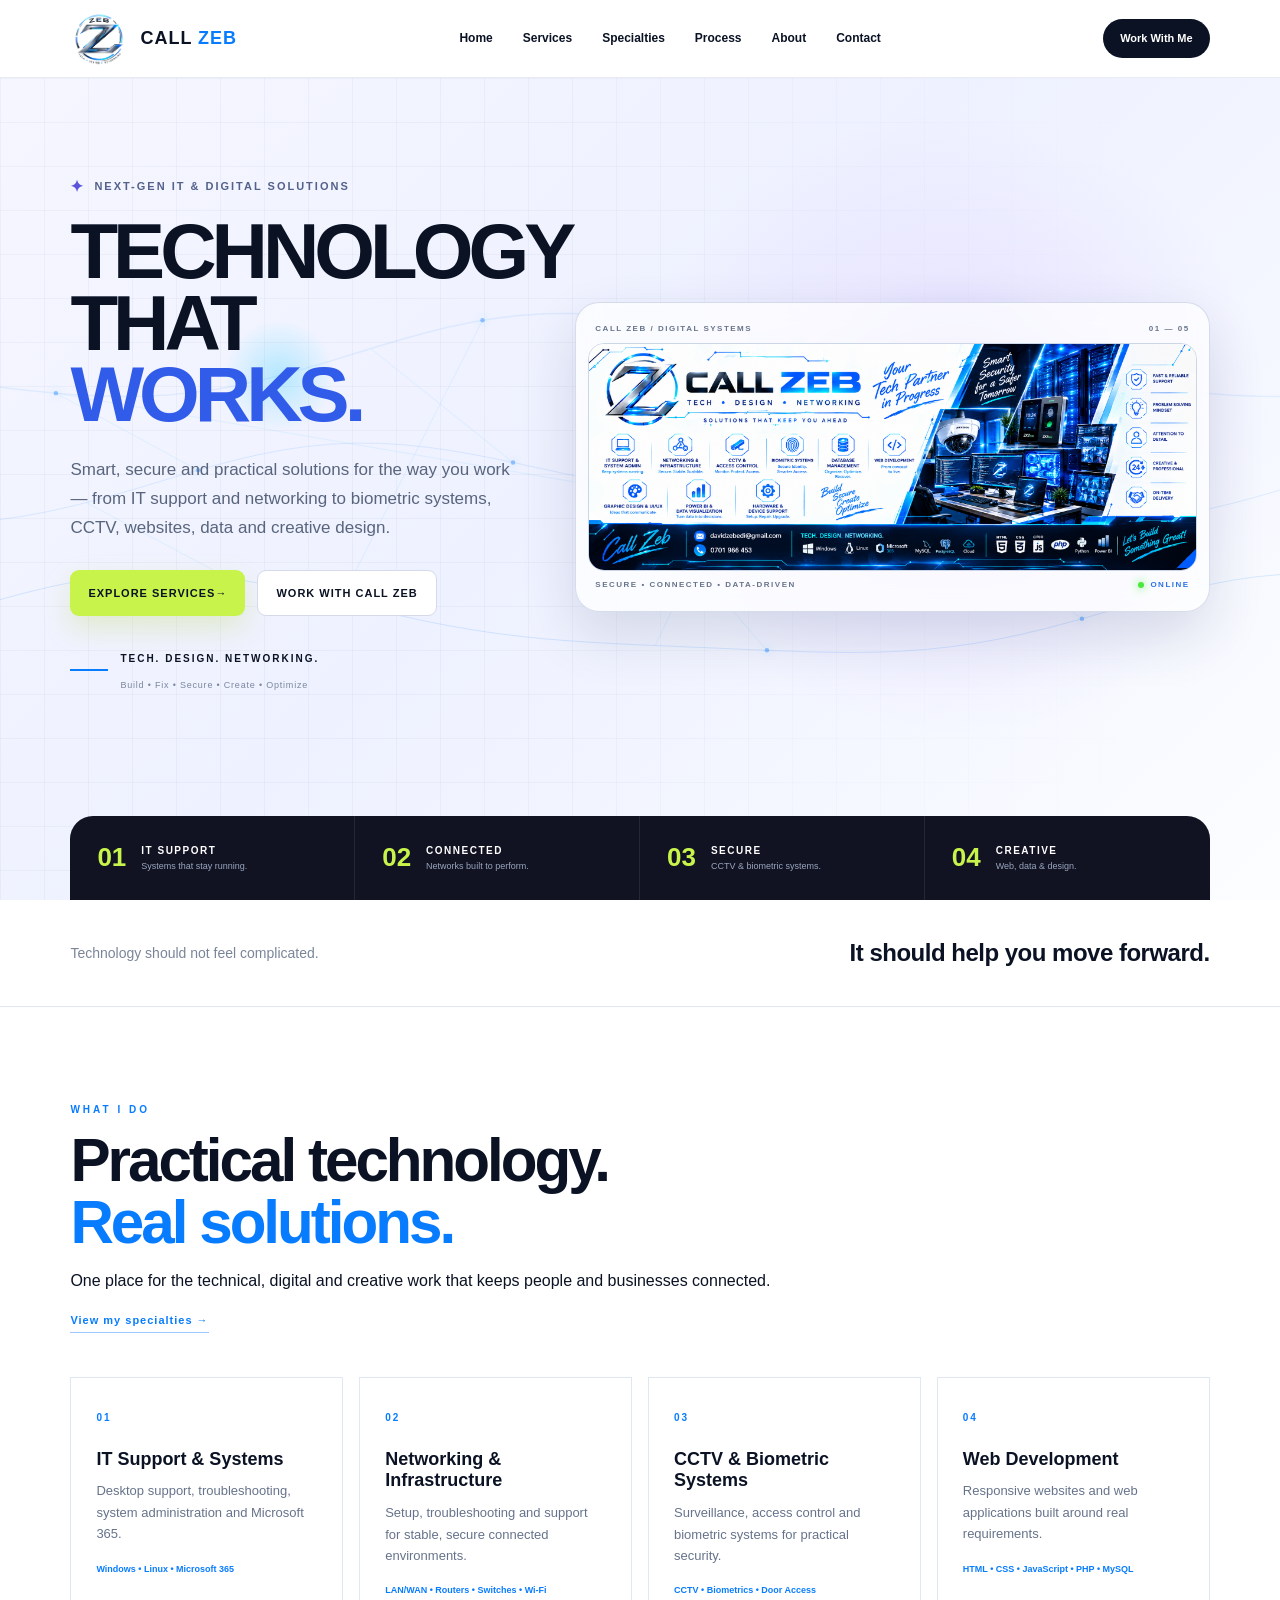
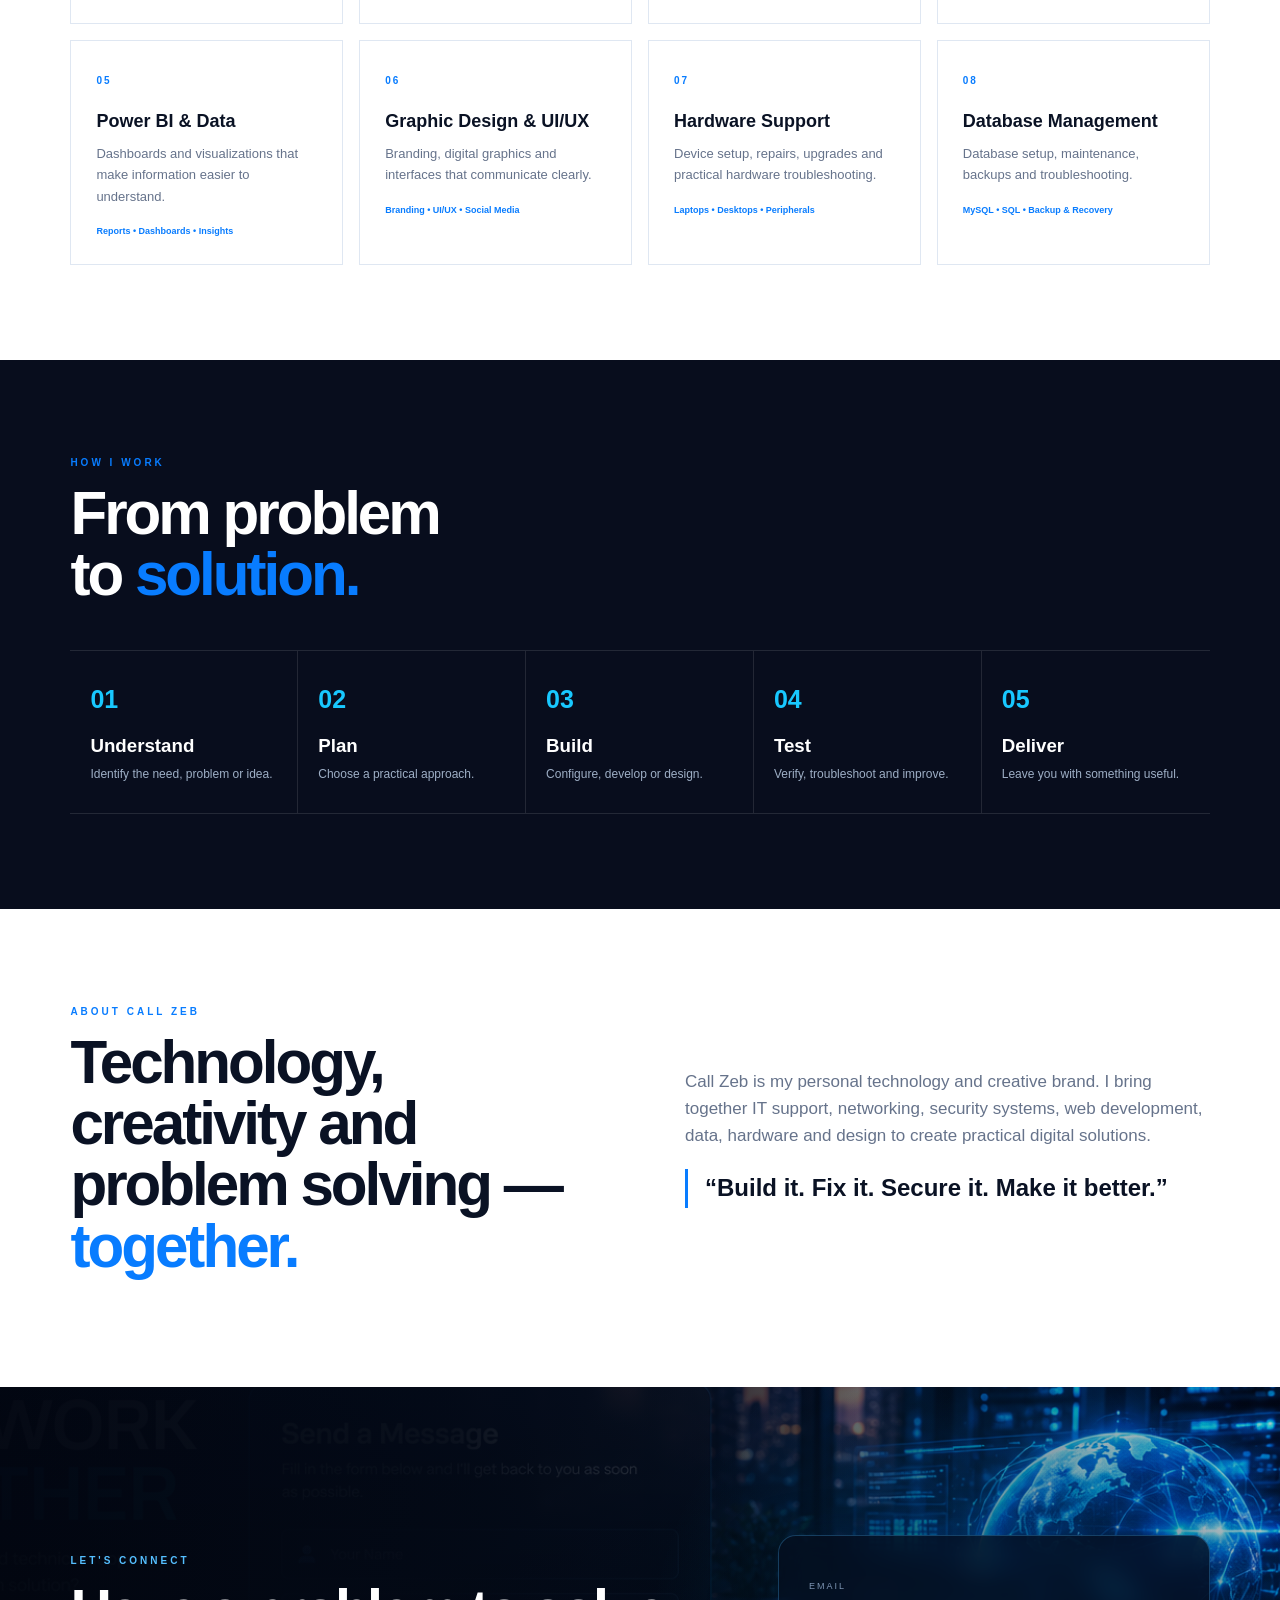
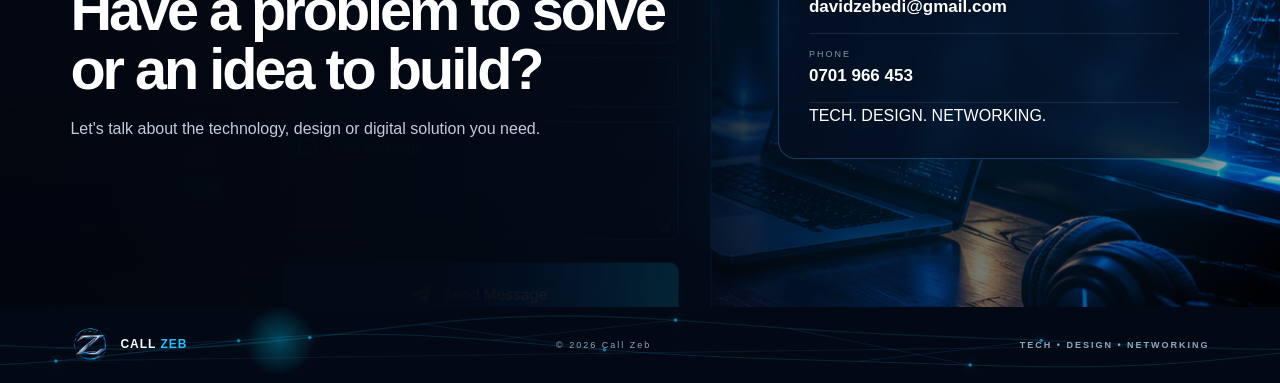
<file: index.html>
<!DOCTYPE html>
<html lang="en">
<head>
  <meta charset="UTF-8">
  <meta name="viewport" content="width=device-width, initial-scale=1.0">
  <meta name="description" content="Call Zeb — Tech, Design and Networking solutions. IT support, networking, CCTV, biometric systems, web development, data and design.">
  <title>Call Zeb | Tech. Design. Networking.</title>
  <link rel="icon" type="image/png" href="assets/call-zeb-logo.png">
  <link rel="stylesheet" href="style.css">
</head>
<body>
  <header class="navbar">
    <a class="brand" href="#home"><img src="assets/call-zeb-logo.png" alt="Call Zeb logo"><strong>CALL <span>ZEB</span></strong></a>
    <nav>
      <a href="#home">Home</a><a href="#services">Services</a><a href="specialties.html">Specialties</a><a href="#process">Process</a><a href="#about">About</a><a href="#contact">Contact</a>
    </nav>
    <a class="nav-cta" href="#contact">Work With Me</a>
    <button class="menu-btn" aria-label="Open menu">☰</button>
  </header>

  <main>
    <section id="home" class="hero">
      <canvas class="tech-wave tech-wave-hero" aria-hidden="true"></canvas>
      <div class="hero-copy">
        <div class="kicker"><b>✦</b> NEXT-GEN IT & DIGITAL SOLUTIONS</div>
        <h1>TECHNOLOGY<br>THAT <span>WORKS.</span></h1>
        <p class="hero-lead">Smart, secure and practical solutions for the way you work — from IT support and networking to biometric systems, CCTV, websites, data and creative design.</p>
        <div class="actions">
          <a class="btn primary" href="#services">EXPLORE SERVICES <span>→</span></a>
          <a class="btn secondary" href="#contact">WORK WITH CALL ZEB</a>
        </div>
        <div class="hero-note"><i></i><div><strong>TECH. DESIGN. NETWORKING.</strong><br><small>Build • Fix • Secure • Create • Optimize</small></div></div>
      </div>

      <div class="hero-visual">
        <div class="visual-card">
          <div class="visual-head"><span>CALL ZEB / DIGITAL SYSTEMS</span><span>01 — 05</span></div>
          <div class="visual-window"><img src="assets/call-zeb-cover.png" alt="Call Zeb technology, design and networking services"></div>
          <div class="visual-foot"><span>SECURE • CONNECTED • DATA-DRIVEN</span><span class="online"><i></i> ONLINE</span></div>
        </div>
      </div>

      <div class="hero-stats">
        <div class="stat"><b>01</b><strong>IT SUPPORT<small>Systems that stay running.</small></strong></div>
        <div class="stat"><b>02</b><strong>CONNECTED<small>Networks built to perform.</small></strong></div>
        <div class="stat"><b>03</b><strong>SECURE<small>CCTV & biometric systems.</small></strong></div>
        <div class="stat"><b>04</b><strong>CREATIVE<small>Web, data & design.</small></strong></div>
      </div>
    </section>

    <section class="statement"><p>Technology should not feel complicated.</p><strong>It should help you move forward.</strong></section>

    <section id="services" class="section">
      <div class="section-head"><p class="eyebrow light"><span></span> WHAT I DO</p><h2>Practical technology.<br><em>Real solutions.</em></h2><p>One place for the technical, digital and creative work that keeps people and businesses connected.</p><a class="section-link" href="specialties.html">View my specialties →</a></div>
      <div class="cards">
        <article class="card"><b>01</b><h3>IT Support & Systems</h3><p>Desktop support, troubleshooting, system administration and Microsoft 365.</p><small>Windows • Linux • Microsoft 365</small></article>
        <article class="card"><b>02</b><h3>Networking & Infrastructure</h3><p>Setup, troubleshooting and support for stable, secure connected environments.</p><small>LAN/WAN • Routers • Switches • Wi‑Fi</small></article>
        <article class="card"><b>03</b><h3>CCTV & Biometric Systems</h3><p>Surveillance, access control and biometric systems for practical security.</p><small>CCTV • Biometrics • Door Access</small></article>
        <article class="card"><b>04</b><h3>Web Development</h3><p>Responsive websites and web applications built around real requirements.</p><small>HTML • CSS • JavaScript • PHP • MySQL</small></article>
        <article class="card"><b>05</b><h3>Power BI & Data</h3><p>Dashboards and visualizations that make information easier to understand.</p><small>Reports • Dashboards • Insights</small></article>
        <article class="card"><b>06</b><h3>Graphic Design & UI/UX</h3><p>Branding, digital graphics and interfaces that communicate clearly.</p><small>Branding • UI/UX • Social Media</small></article>
        <article class="card"><b>07</b><h3>Hardware Support</h3><p>Device setup, repairs, upgrades and practical hardware troubleshooting.</p><small>Laptops • Desktops • Peripherals</small></article>
        <article class="card"><b>08</b><h3>Database Management</h3><p>Database setup, maintenance, backups and troubleshooting.</p><small>MySQL • SQL • Backup & Recovery</small></article>
      </div>
    </section>

    <section id="process" class="section process">
      <div class="section-head"><p class="eyebrow"><span></span> HOW I WORK</p><h2>From problem<br>to <em>solution.</em></h2></div>
      <div class="process-grid"><div class="process-item"><b>01</b><h3>Understand</h3><p>Identify the need, problem or idea.</p></div><div class="process-item"><b>02</b><h3>Plan</h3><p>Choose a practical approach.</p></div><div class="process-item"><b>03</b><h3>Build</h3><p>Configure, develop or design.</p></div><div class="process-item"><b>04</b><h3>Test</h3><p>Verify, troubleshoot and improve.</p></div><div class="process-item"><b>05</b><h3>Deliver</h3><p>Leave you with something useful.</p></div></div>
    </section>

    <section id="about" class="about section"><div><p class="eyebrow light"><span></span> ABOUT CALL ZEB</p><h2>Technology, creativity and problem solving — <em>together.</em></h2></div><div class="about-copy"><p>Call Zeb is my personal technology and creative brand. I bring together IT support, networking, security systems, web development, data, hardware and design to create practical digital solutions.</p><p class="quote">“Build it. Fix it. Secure it. Make it better.”</p></div></section>

    <section id="contact" class="contact"><div class="contact-copy"><p class="eyebrow"><span></span> LET'S CONNECT</p><h2>Have a problem to solve<br>or an idea to build?</h2><p>Let's talk about the technology, design or digital solution you need.</p></div><div class="contact-card"><a href="mailto:davidzebedi@gmail.com"><span>Email</span><strong>davidzebedi@gmail.com</strong></a><a href="tel:+254701966453"><span>Phone</span><strong>0701 966 453</strong></a><div>TECH. DESIGN. NETWORKING.</div></div></section>
  </main>
  <footer><canvas class="tech-wave tech-wave-footer" aria-hidden="true"></canvas><div class="footer-brand"><img src="assets/call-zeb-logo.png" alt="Call Zeb"><strong>CALL <span>ZEB</span></strong></div><span>© 2026 Call Zeb</span><strong>TECH • DESIGN • NETWORKING</strong></footer>
  <script src="script.js"></script>
</body>
</html>
</file>
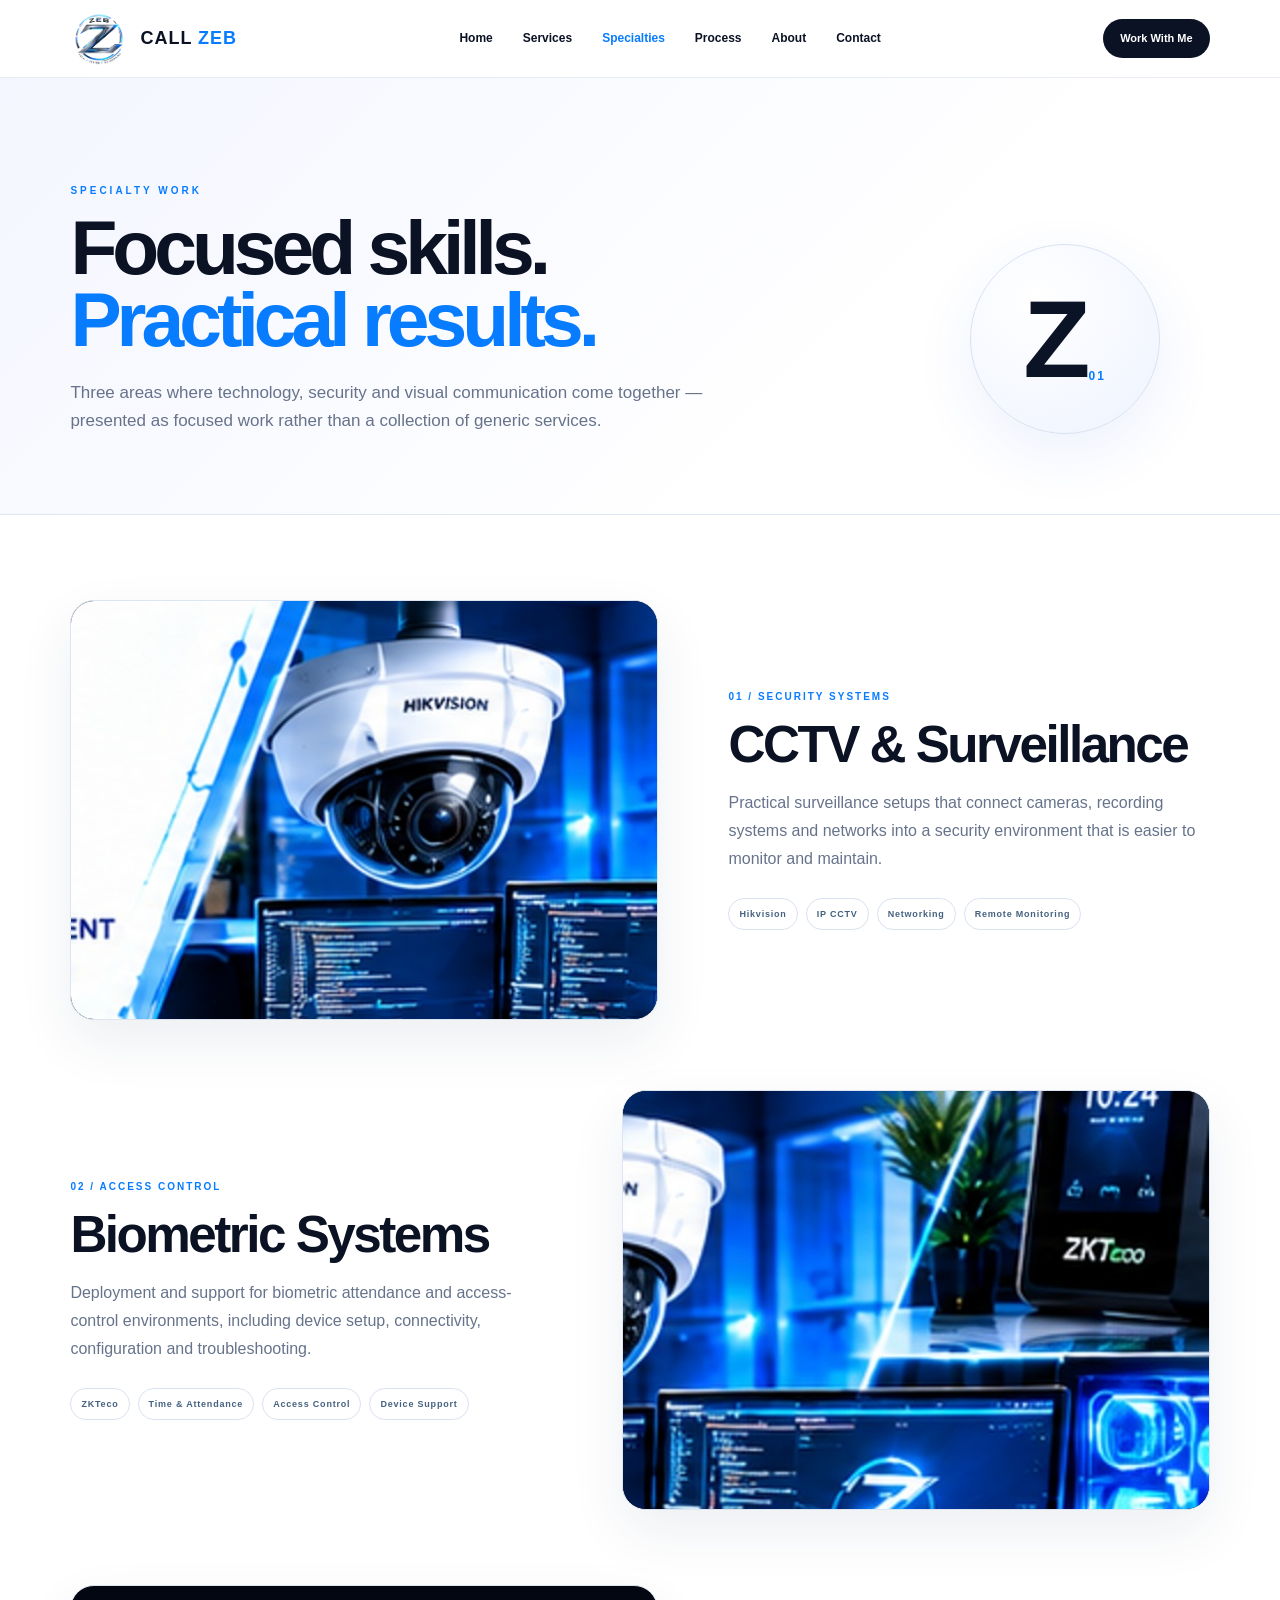
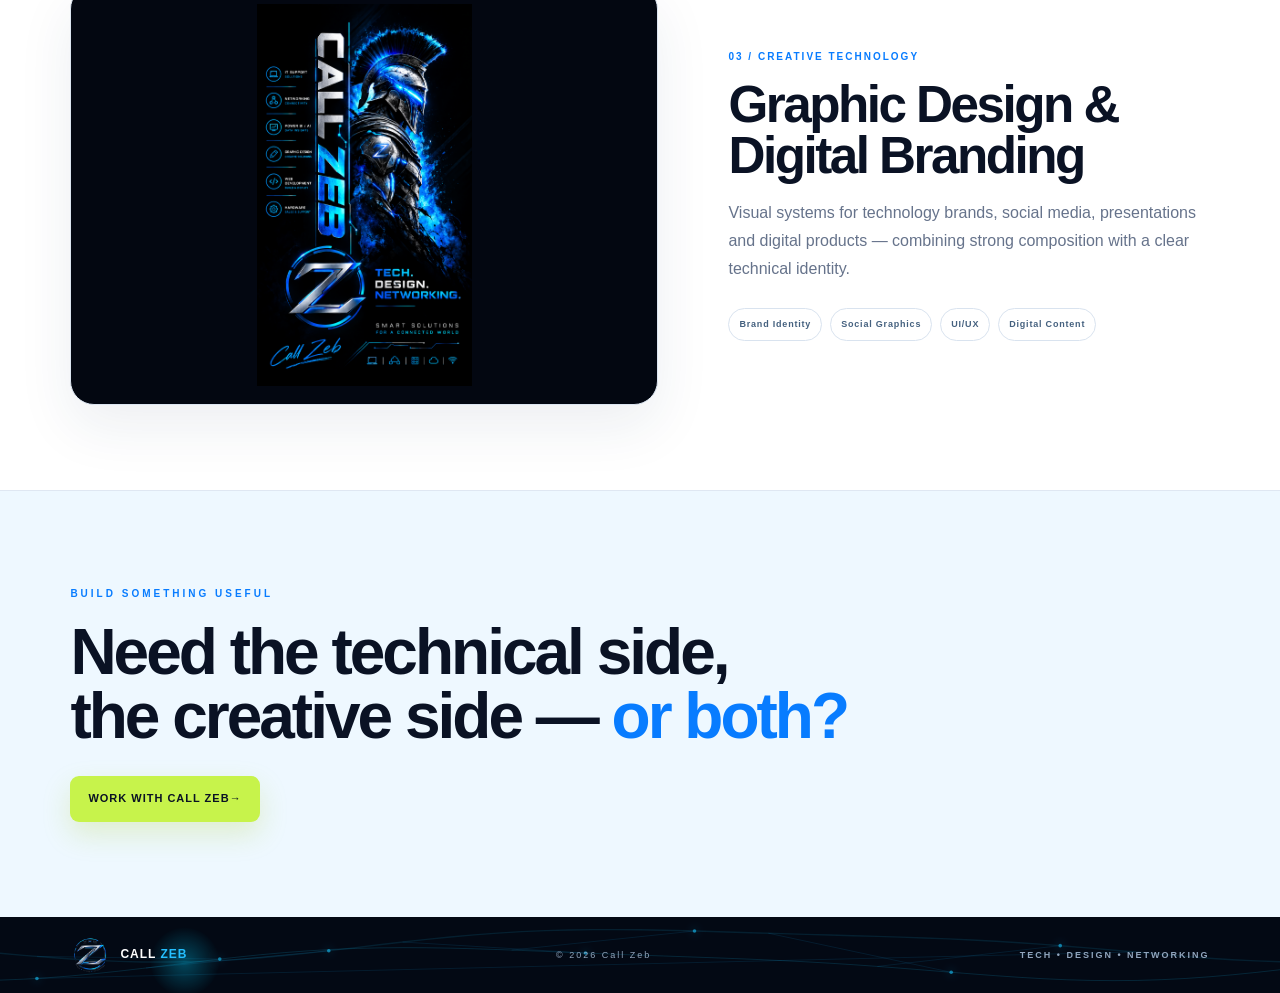
<file: specialties.html>
<!DOCTYPE html>
<html lang="en">
<head>
  <meta charset="UTF-8">
  <meta name="viewport" content="width=device-width, initial-scale=1.0">
  <meta name="description" content="Call Zeb specialties — CCTV, biometric access control, graphic design, branding and digital visual solutions.">
  <title>Call Zeb | Specialties</title>
  <link rel="icon" type="image/png" href="assets/call-zeb-logo.png">
  <link rel="stylesheet" href="style.css">
</head>
<body class="specialties-page">
  <header class="navbar">
    <a class="brand" href="index.html#home"><img src="assets/call-zeb-logo.png" alt="Call Zeb logo"><strong>CALL <span>ZEB</span></strong></a>
    <nav>
      <a href="index.html#home">Home</a><a href="index.html#services">Services</a><a class="active" href="specialties.html">Specialties</a><a href="index.html#process">Process</a><a href="index.html#about">About</a><a href="index.html#contact">Contact</a>
    </nav>
    <a class="nav-cta" href="index.html#contact">Work With Me</a>
    <button class="menu-btn" aria-label="Open menu">☰</button>
  </header>

  <main>
    <section class="specialty-hero">
      <div>
        <p class="eyebrow"><span></span> SPECIALTY WORK</p>
        <h1>Focused skills.<br><em>Practical results.</em></h1>
        <p>Three areas where technology, security and visual communication come together — presented as focused work rather than a collection of generic services.</p>
      </div>
      <div class="specialty-hero-mark">Z<span>01</span></div>
    </section>

    <section class="specialty-list">
      <article class="specialty-item">
        <div class="specialty-media"><img src="assets/cctv-showcase.jpg" alt="Hikvision CCTV surveillance setup"></div>
        <div class="specialty-copy">
          <p class="specialty-number">01 / SECURITY SYSTEMS</p>
          <h2>CCTV &amp; Surveillance</h2>
          <p>Practical surveillance setups that connect cameras, recording systems and networks into a security environment that is easier to monitor and maintain.</p>
          <div class="tags"><span>Hikvision</span><span>IP CCTV</span><span>Networking</span><span>Remote Monitoring</span></div>
        </div>
      </article>

      <article class="specialty-item reverse">
        <div class="specialty-media biometric"><img src="assets/biometric-showcase.jpg" alt="ZKTeco biometric access control system"></div>
        <div class="specialty-copy">
          <p class="specialty-number">02 / ACCESS CONTROL</p>
          <h2>Biometric Systems</h2>
          <p>Deployment and support for biometric attendance and access-control environments, including device setup, connectivity, configuration and troubleshooting.</p>
          <div class="tags"><span>ZKTeco</span><span>Time &amp; Attendance</span><span>Access Control</span><span>Device Support</span></div>
        </div>
      </article>

      <article class="specialty-item design-specialty">
        <div class="specialty-media design-media"><img src="assets/graphic-design-showcase.png" alt="Call Zeb technology and graphic design artwork"></div>
        <div class="specialty-copy">
          <p class="specialty-number">03 / CREATIVE TECHNOLOGY</p>
          <h2>Graphic Design &amp; Digital Branding</h2>
          <p>Visual systems for technology brands, social media, presentations and digital products — combining strong composition with a clear technical identity.</p>
          <div class="tags"><span>Brand Identity</span><span>Social Graphics</span><span>UI/UX</span><span>Digital Content</span></div>
        </div>
      </article>
    </section>

    <section class="specialty-cta">
      <p class="eyebrow"><span></span> BUILD SOMETHING USEFUL</p>
      <h2>Need the technical side,<br>the creative side — <em>or both?</em></h2>
      <a class="btn primary" href="index.html#contact">WORK WITH CALL ZEB <span>→</span></a>
    </section>
  </main>

  <footer><canvas class="tech-wave tech-wave-footer" aria-hidden="true"></canvas><div class="footer-brand"><img src="assets/call-zeb-logo.png" alt="Call Zeb"><strong>CALL <span>ZEB</span></strong></div><span>© 2026 Call Zeb</span><strong>TECH • DESIGN • NETWORKING</strong></footer>
  <script src="script.js"></script>
</body>
</html>
</file>
<file: style.css>
:root{--blue:#087cff;--cyan:#08cfff;--navy:#080d1d;--ink:#0a1224;--muted:#66738b;--line:#dfe7f2;--lime:#c7f34b;--lav:#edeaff}
*{box-sizing:border-box;margin:0;padding:0}html{scroll-behavior:smooth}body{font-family:Inter,Segoe UI,Arial,sans-serif;color:var(--ink);background:#fff;line-height:1.6}a{text-decoration:none;color:inherit}img{max-width:100%}
.navbar{height:78px;padding:0 5.5%;display:flex;align-items:center;justify-content:space-between;position:sticky;top:0;z-index:50;background:rgba(255,255,255,.94);backdrop-filter:blur(18px);border-bottom:1px solid #e8edf5}.brand{display:flex;align-items:center;gap:12px}.brand img{width:58px;height:58px;object-fit:contain}.brand strong{font-size:18px;letter-spacing:1px}.brand strong span{color:var(--blue)}.navbar nav{display:flex;gap:30px;font-size:12px;font-weight:800}.navbar nav a{transition:.2s}.navbar nav a:hover{color:var(--blue)}.nav-cta{padding:11px 17px;border-radius:999px;background:var(--ink);color:#fff;font-size:11px;font-weight:900}.menu-btn{display:none;background:none;border:0;font-size:25px}

/* HERO — inspired by the supplied Nexora reference, using the user's Call Zeb artwork as the hero visual */
.hero{min-height:calc(100vh - 78px);padding:55px 5.5% 0;display:grid;grid-template-columns:minmax(390px,.83fr) minmax(560px,1.17fr);grid-template-rows:1fr auto;gap:35px 55px;position:relative;overflow:hidden;background:linear-gradient(135deg,#f5f6ff 0%,#eef1ff 46%,#fbfdff 100%)}
.hero:before{content:"";position:absolute;width:650px;height:650px;right:0;top:20px;background:radial-gradient(circle,#c9c2ff 0%,#e8e5ff 32%,transparent 68%);opacity:.8;z-index:0}.hero:after{content:"";position:absolute;inset:0;background-image:linear-gradient(rgba(26,44,87,.035) 1px,transparent 1px),linear-gradient(90deg,rgba(26,44,87,.035) 1px,transparent 1px);background-size:44px 44px;mask-image:linear-gradient(90deg,black 0%,black 42%,transparent 90%);pointer-events:none}
.hero-copy{align-self:center;max-width:650px;padding:25px 0 70px;position:relative;z-index:2}.kicker{display:flex;align-items:center;gap:9px;color:#53618b;font-size:11px;font-weight:900;letter-spacing:2px;margin-bottom:17px}.kicker b{color:#5a55db;font-size:16px}.hero h1{font-size:clamp(52px,6.1vw,88px);line-height:.91;letter-spacing:-5px;margin-bottom:25px}.hero h1 span{color:#315be9}.hero-lead{max-width:575px;font-size:17px;line-height:1.72;color:#59657d;margin-bottom:28px}.actions{display:flex;gap:12px;flex-wrap:wrap}.btn{min-height:46px;padding:0 18px;border-radius:9px;display:inline-flex;align-items:center;justify-content:center;font-size:11px;font-weight:900;letter-spacing:1px;transition:.2s}.btn:hover{transform:translateY(-2px)}.primary{background:var(--lime);color:#0a1224;box-shadow:0 12px 28px #a7cf1f38}.secondary{background:#fff;border:1px solid #d4daea}.hero-note{display:flex;gap:12px;align-items:center;margin-top:28px}.hero-note i{width:38px;height:2px;background:var(--blue)}.hero-note strong{font-size:10px;letter-spacing:2px}.hero-note small{font-size:9px;color:#7b879d;letter-spacing:.8px}
.hero-visual{align-self:center;position:relative;z-index:2;min-width:0}.visual-card{position:relative;width:100%;padding:12px;border-radius:24px;background:rgba(255,255,255,.72);border:1px solid rgba(104,124,174,.25);box-shadow:0 35px 75px rgba(37,47,92,.18);backdrop-filter:blur(12px)}.visual-head,.visual-foot{height:28px;display:flex;align-items:center;justify-content:space-between;padding:0 7px;font-size:8px;font-weight:900;letter-spacing:1.5px;color:#68748b}.visual-window{overflow:hidden;border-radius:16px;border:1px solid #cbd6e8;background:#07101f}.visual-window img{display:block;width:100%;height:auto;aspect-ratio:2056/765;object-fit:cover}.visual-foot .online{color:#2b72e8;display:flex;gap:6px;align-items:center}.online i{width:6px;height:6px;border-radius:50%;background:#48e83c;box-shadow:0 0 10px #48e83c}.visual-label{position:absolute;right:-15px;top:18%;padding:12px 14px;border-radius:12px;background:#fff;border:1px solid #dbe4f2;box-shadow:0 15px 35px #27376120;font-size:9px;font-weight:900;letter-spacing:1.2px}.visual-label span{display:block;color:#087cff;margin-top:3px}.visual-dots{position:absolute;width:130px;height:90px;right:-15px;bottom:4%;background-image:radial-gradient(#6b79a7 1.2px,transparent 1.2px);background-size:13px 13px;opacity:.45;z-index:-1}
.hero-stats{grid-column:1/-1;display:grid;grid-template-columns:repeat(4,1fr);background:#111323;color:#fff;border-radius:23px 23px 0 0;overflow:hidden;position:relative;z-index:5}.stat{padding:21px 27px;display:flex;gap:15px;align-items:center;border-right:1px solid #ffffff16}.stat:last-child{border-right:0}.stat b{font-size:26px;color:var(--lime)}.stat strong{font-size:10px;letter-spacing:1.5px}.stat small{display:block;color:#9aa6bd;font-size:9px;font-weight:500;letter-spacing:0}
.statement{padding:34px 5.5%;display:flex;align-items:center;justify-content:space-between;gap:25px;border-bottom:1px solid var(--line);background:#fff}.statement p{color:#7a8598;font-size:14px}.statement strong{font-size:24px;letter-spacing:-.5px}
.section{padding:95px 5.5%}.section-head{max-width:800px;margin-bottom:44px}.eyebrow{font-size:10px;font-weight:900;letter-spacing:3px;color:var(--blue);margin-bottom:12px}.section h2{font-size:clamp(38px,4.7vw,62px);line-height:1.02;letter-spacing:-3px;margin-bottom:15px}.section h2 em{color:var(--blue);font-style:normal}.section-head>p:last-child{color:var(--muted);font-size:16px;max-width:700px}.cards{display:grid;grid-template-columns:repeat(4,1fr);gap:16px}.card{padding:25px;border:1px solid var(--line);background:#fff;min-height:225px;position:relative;transition:.22s}.card:hover{transform:translateY(-5px);border-color:#a8cff7;box-shadow:0 20px 45px #153e6c12}.card b{font-size:10px;letter-spacing:2px;color:var(--blue)}.card h3{font-size:18px;line-height:1.2;margin:20px 0 10px}.card p{font-size:13px;color:var(--muted);line-height:1.65}.card small{display:block;color:var(--blue);font-size:9px;font-weight:900;margin-top:17px}
.process{background:var(--navy);color:#fff}.process .section-head>p:last-child{color:#aab8cd}.process-grid{display:grid;grid-template-columns:repeat(5,1fr);border-top:1px solid #ffffff1c;border-bottom:1px solid #ffffff1c}.process-item{padding:28px 20px;border-right:1px solid #ffffff1c}.process-item:last-child{border-right:0}.process-item b{color:#18c8ff;font-size:25px}.process-item h3{margin:12px 0 5px}.process-item p{font-size:12px;color:#9eafc6}
.about{display:grid;grid-template-columns:1fr 1fr;gap:90px;align-items:center}.about-copy p{font-size:17px;color:var(--muted);margin-bottom:20px}.quote{font-size:24px!important;font-weight:800;color:var(--ink)!important;border-left:3px solid var(--blue);padding-left:17px}
.contact{padding:105px 5.5%;min-height:520px;display:grid;grid-template-columns:minmax(0,1.2fr) minmax(330px,.8fr);gap:60px;align-items:center;position:relative;overflow:hidden;background:#020816 url("assets/contact-cinematic.png") right center / 125% auto no-repeat;color:#fff}.contact:before{content:"";position:absolute;inset:0;background:linear-gradient(90deg,rgba(2,7,19,.985) 0%,rgba(3,10,24,.97) 35%,rgba(3,11,25,.78) 57%,rgba(3,11,25,.34) 78%,rgba(2,8,18,.12) 100%);z-index:0}.contact:after{content:"";position:absolute;inset:0;background:radial-gradient(circle at 78% 52%,rgba(0,168,255,.18),transparent 34%),linear-gradient(180deg,rgba(0,0,0,.08),rgba(0,0,0,.26));pointer-events:none;z-index:0}.contact-copy,.contact-card{position:relative;z-index:1}.contact .eyebrow{color:#55bfff}.contact h2{font-size:clamp(38px,4.5vw,62px);line-height:1.02;letter-spacing:-3px;margin-bottom:17px}.contact-copy>p:last-child{color:#c0ccdd;max-width:600px}.contact-card{background:rgba(5,14,30,.78);color:#fff;padding:30px;border-radius:18px;border:1px solid rgba(74,183,255,.28);box-shadow:0 25px 65px rgba(0,0,0,.45),0 0 40px rgba(0,130,255,.08);backdrop-filter:blur(12px)}.contact-card a{display:block;padding:13px 0;border-bottom:1px solid #ffffff18}.contact-card span{display:block;text-transform:uppercase;letter-spacing:2px;color:#7e96b4;font-size:9px}.contact-card strong{font-size:17px}.contact-card .tag{color:#24bfff;font-size:10px;font-weight:900;letter-spacing:2px;margin-top:22px}
footer{padding:18px 5.5%;display:flex;align-items:center;justify-content:space-between;gap:20px;background:#030914;color:#91a5bd;font-size:9px;letter-spacing:2px}.footer-brand{display:flex;align-items:center;gap:10px}.footer-brand img{width:40px;height:40px;object-fit:contain}.footer-brand strong{color:#fff;font-size:12px;letter-spacing:1px}.footer-brand span{color:#25bfff}
@media(max-width:1100px){.hero{grid-template-columns:1fr;grid-template-rows:auto auto auto;gap:25px;padding-top:45px}.hero-copy{padding:10px 0 20px;max-width:760px}.hero-visual{width:min(100%,850px);margin:auto}.hero-stats{margin-top:10px}.cards{grid-template-columns:repeat(2,1fr)}.process-grid{grid-template-columns:repeat(3,1fr)}.process-item:nth-child(3){border-right:0}.about,.contact{grid-template-columns:1fr;gap:35px}}
@media(max-width:720px){.navbar{height:68px}.brand img{width:50px;height:50px}.brand strong{font-size:15px}.navbar nav,.nav-cta{display:none}.menu-btn{display:block}.navbar.open nav{display:flex;position:absolute;top:68px;left:0;right:0;flex-direction:column;padding:20px 6%;gap:16px;background:#fff;border-bottom:1px solid var(--line)}.hero{padding:38px 5% 0}.hero h1{font-size:clamp(45px,14vw,68px);letter-spacing:-3px}.hero-lead{font-size:15px}.actions{flex-direction:column;align-items:stretch}.btn{width:100%}.visual-card{padding:7px;border-radius:17px}.visual-head,.visual-foot{height:22px;font-size:6px}.visual-window{border-radius:10px}.visual-label{right:4px;top:auto;bottom:-14px;font-size:7px;padding:8px 10px}.visual-dots{display:none}.hero-stats{grid-template-columns:1fr 1fr;border-radius:17px 17px 0 0}.stat{padding:15px 14px;gap:8px}.stat b{font-size:18px}.stat strong{font-size:8px}.stat small{display:none}.statement{display:block;padding:28px 5%}.statement strong{display:block;font-size:21px;margin-top:4px}.section{padding:72px 5%}.cards{grid-template-columns:1fr}.process-grid{grid-template-columns:1fr}.process-item{border-right:0;border-bottom:1px solid #ffffff1c}.process-item:last-child{border-bottom:0}.contact{padding:75px 5%;min-height:0;background-size:auto 100%;background-position:72% center}.contact:before{background:linear-gradient(90deg,rgba(2,7,19,.985) 0%,rgba(3,10,24,.94) 55%,rgba(3,11,25,.72) 100%)}.contact:after{background:linear-gradient(180deg,rgba(0,0,0,.12),rgba(0,0,0,.34))}.contact-card{padding:24px}footer{flex-wrap:wrap}}

/* Small refinements to the original V3 layout */
.hero-visual{padding-right:0}.visual-card{box-shadow:0 24px 55px rgba(37,47,92,.14)}
.section-head{position:relative}.section-link{display:inline-block;margin-top:18px;font-size:11px;font-weight:900;letter-spacing:1px;color:var(--blue);border-bottom:1px solid #9dc8ff;padding-bottom:3px}.section-link:hover{color:#064fc9}

/* SPECIALTIES PAGE */
.specialties-page{background:#fff}.specialties-page .navbar nav .active{color:var(--blue)}
.specialty-hero{padding:105px 5.5% 80px;display:grid;grid-template-columns:1fr 240px;gap:50px;align-items:end;background:linear-gradient(135deg,#f4f6ff 0%,#fff 68%);border-bottom:1px solid var(--line)}
.specialty-hero h1{font-size:clamp(52px,6vw,86px);line-height:.94;letter-spacing:-5px;margin:10px 0 24px}.specialty-hero h1 em{font-style:normal;color:var(--blue)}.specialty-hero>div:first-child>p:last-child{max-width:650px;color:var(--muted);font-size:17px}.specialty-hero-mark{width:190px;height:190px;border:1px solid #d8e2f0;border-radius:50%;display:flex;align-items:center;justify-content:center;font-size:110px;font-weight:900;letter-spacing:-10px;color:#0b1326;box-shadow:0 20px 60px #315be916;background:radial-gradient(circle at 35% 30%,#fff,#eef3ff)}.specialty-hero-mark span{font-size:12px;letter-spacing:2px;color:var(--blue);margin:75px 0 0 8px}
.specialty-list{padding:85px 5.5%;display:flex;flex-direction:column;gap:70px}.specialty-item{display:grid;grid-template-columns:minmax(0,1.1fr) minmax(320px,.9fr);gap:70px;align-items:center}.specialty-item.reverse{grid-template-columns:minmax(320px,.9fr) minmax(0,1.1fr)}.specialty-item.reverse .specialty-media{order:2}.specialty-item.reverse .specialty-copy{order:1}.specialty-media{height:420px;border-radius:24px;overflow:hidden;background:#07101f;border:1px solid #dce5f1;box-shadow:0 22px 55px #18375e14;display:flex;align-items:center;justify-content:center}.specialty-media img{width:100%;height:100%;object-fit:cover;display:block}.specialty-media.biometric img{object-position:center 48%}.specialty-media.design-media{background:#030711}.specialty-media.design-media img{object-fit:contain;padding:18px}.specialty-copy{max-width:560px}.specialty-number{font-size:10px;font-weight:900;letter-spacing:2px;color:var(--blue);margin-bottom:14px}.specialty-copy h2{font-size:clamp(34px,4vw,54px);line-height:1;letter-spacing:-2.5px;margin-bottom:18px}.specialty-copy>p:not(.specialty-number){font-size:16px;line-height:1.75;color:var(--muted)}.tags{display:flex;flex-wrap:wrap;gap:8px;margin-top:25px}.tags span{font-size:9px;font-weight:900;letter-spacing:.8px;padding:8px 10px;border:1px solid #d9e3ef;border-radius:999px;color:#45617f;background:#fff}.design-specialty{padding-top:5px}.specialty-cta{padding:95px 5.5%;background:#eef8ff;border-top:1px solid var(--line);display:flex;flex-direction:column;align-items:flex-start}.specialty-cta h2{font-size:clamp(40px,5vw,64px);line-height:1;letter-spacing:-3px;margin:6px 0 28px}.specialty-cta h2 em{font-style:normal;color:var(--blue)}
@media(max-width:900px){.specialty-hero{grid-template-columns:1fr;padding-top:75px}.specialty-hero-mark{width:130px;height:130px;font-size:74px}.specialty-hero-mark span{margin-top:50px}.specialty-item,.specialty-item.reverse{grid-template-columns:1fr;gap:32px}.specialty-item.reverse .specialty-media,.specialty-item.reverse .specialty-copy{order:initial}.specialty-media{height:360px}.specialty-copy{max-width:none}}
@media(max-width:720px){.specialty-hero{padding:58px 5% 55px}.specialty-hero h1{font-size:clamp(45px,14vw,68px);letter-spacing:-3px}.specialty-hero>div:first-child>p:last-child{font-size:15px}.specialty-list{padding:60px 5%;gap:55px}.specialty-media{height:270px;border-radius:18px}.specialty-media.design-media img{padding:8px}.specialty-copy h2{font-size:37px}.specialty-cta{padding:70px 5%}}


/* =========================================================
   CALL ZEB — CINEMATIC TECH WAVE ANIMATION
   Lightweight canvas layer: no external libraries required.
   ========================================================= */
.tech-wave{
  position:absolute;
  pointer-events:none;
  display:block;
}
.hero .tech-wave-hero{
  inset:0;
  width:100%;
  height:100%;
  z-index:1;
  opacity:.72;
  mix-blend-mode:multiply;
}
.hero-copy,.hero-visual,.hero-stats{z-index:2}
.hero:after{z-index:1}
.tech-wave-footer{
  inset:0;
  width:100%;
  height:100%;
  z-index:0;
  opacity:.9;
}
footer{position:relative;overflow:hidden}
footer>*:not(.tech-wave-footer){position:relative;z-index:2}
@media (prefers-reduced-motion:reduce){
  .tech-wave{display:none}
}
</file>
